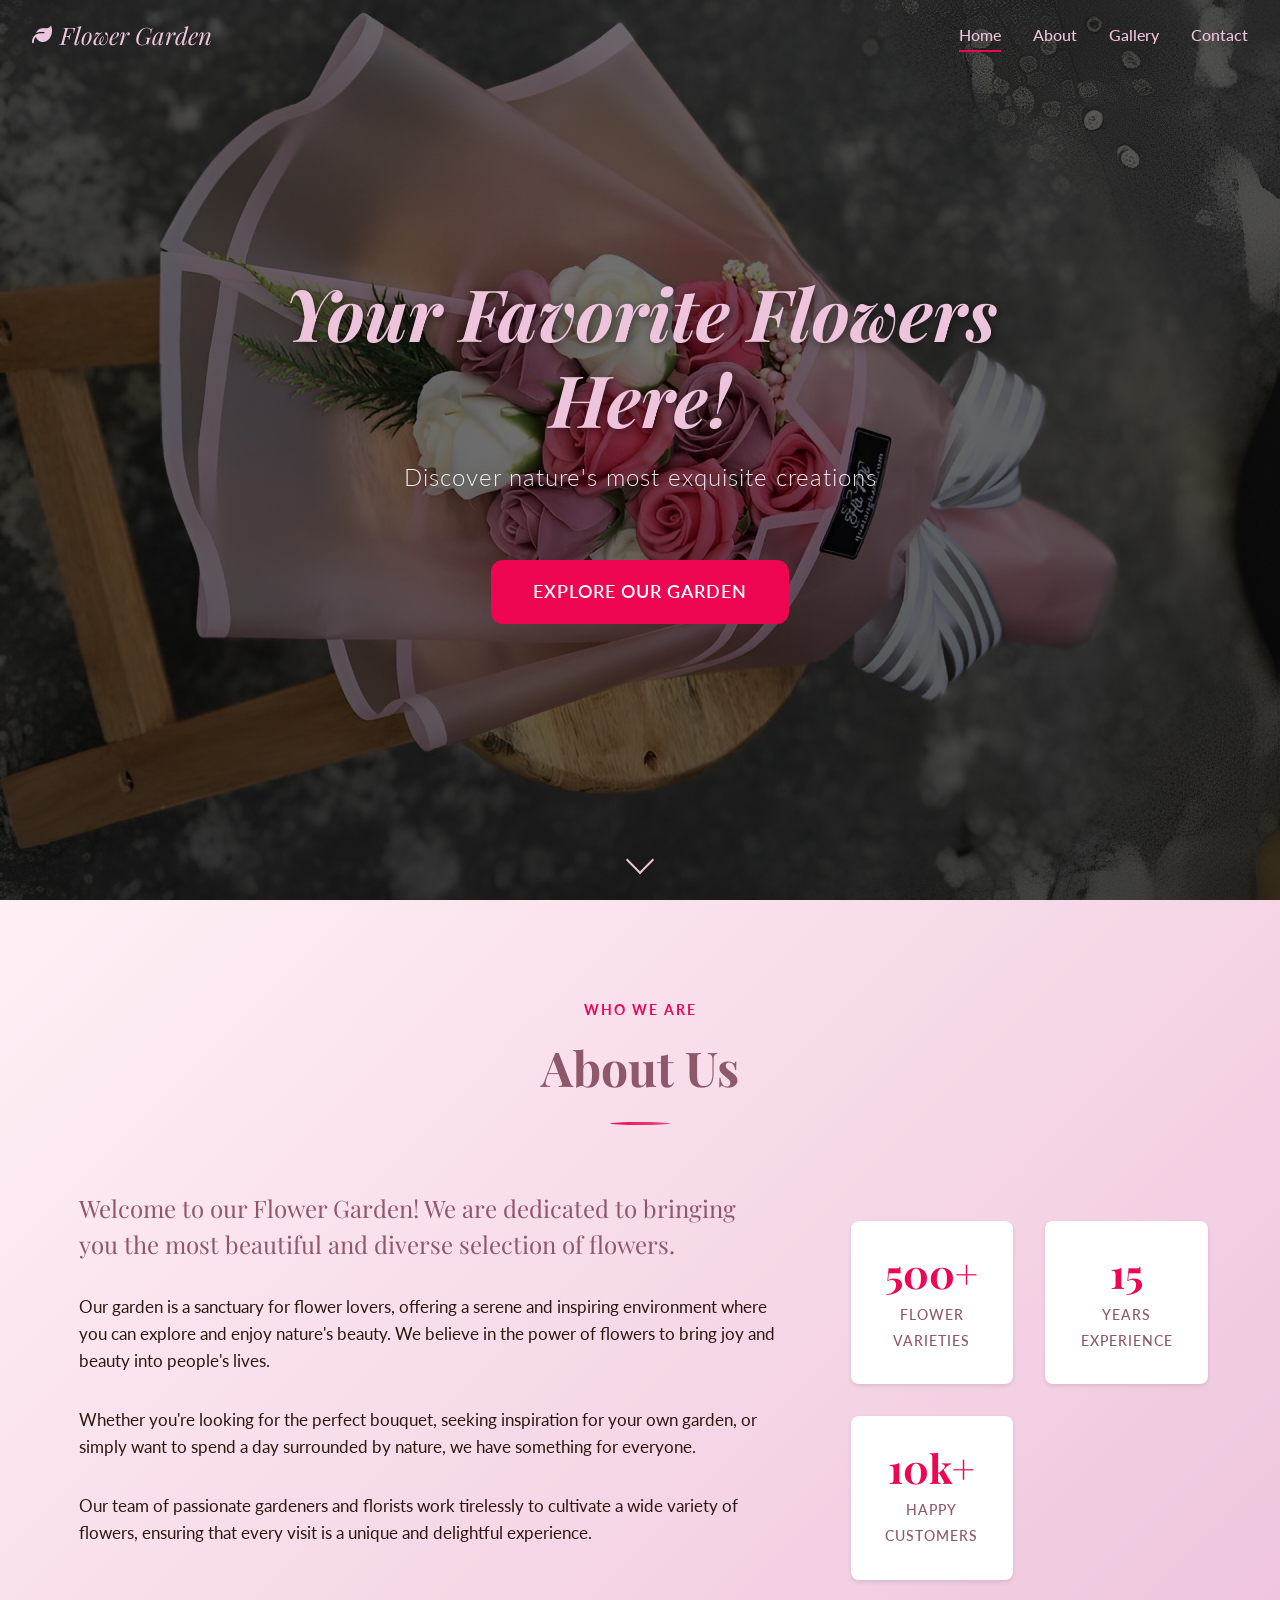
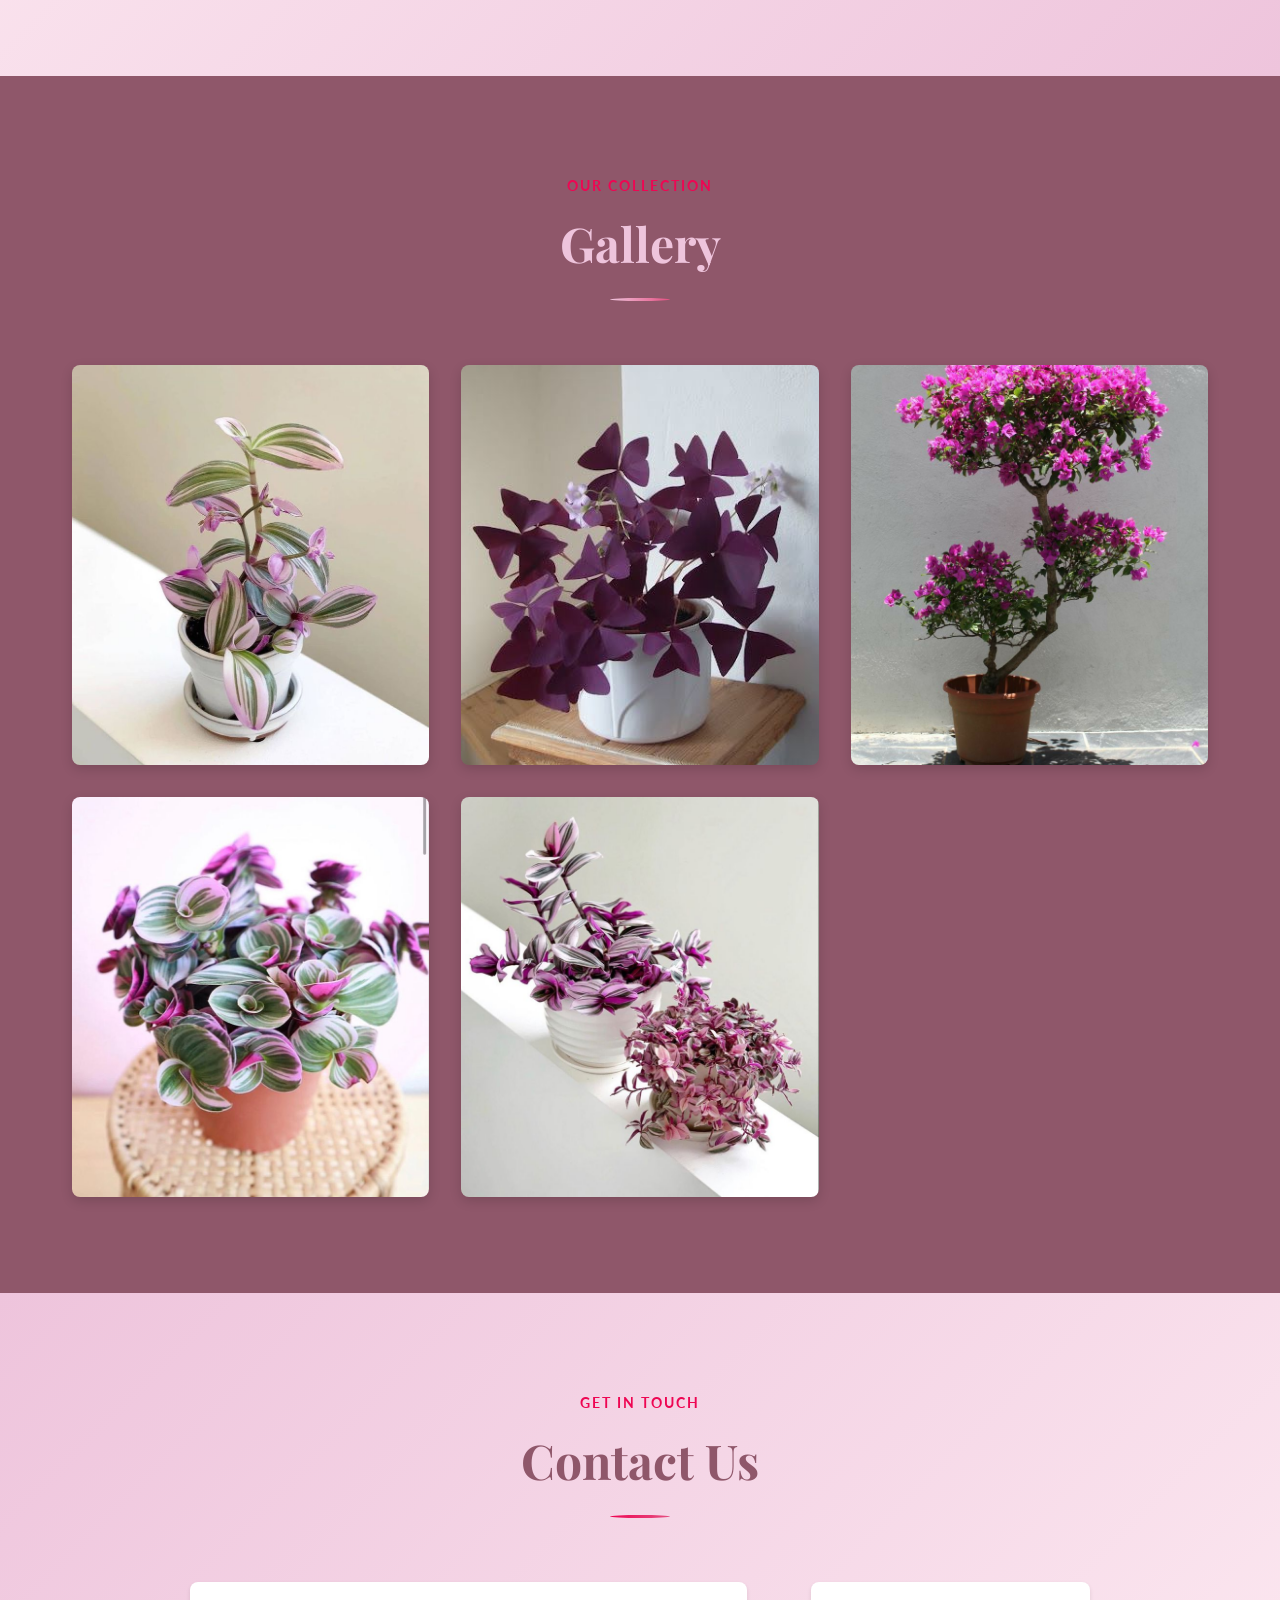
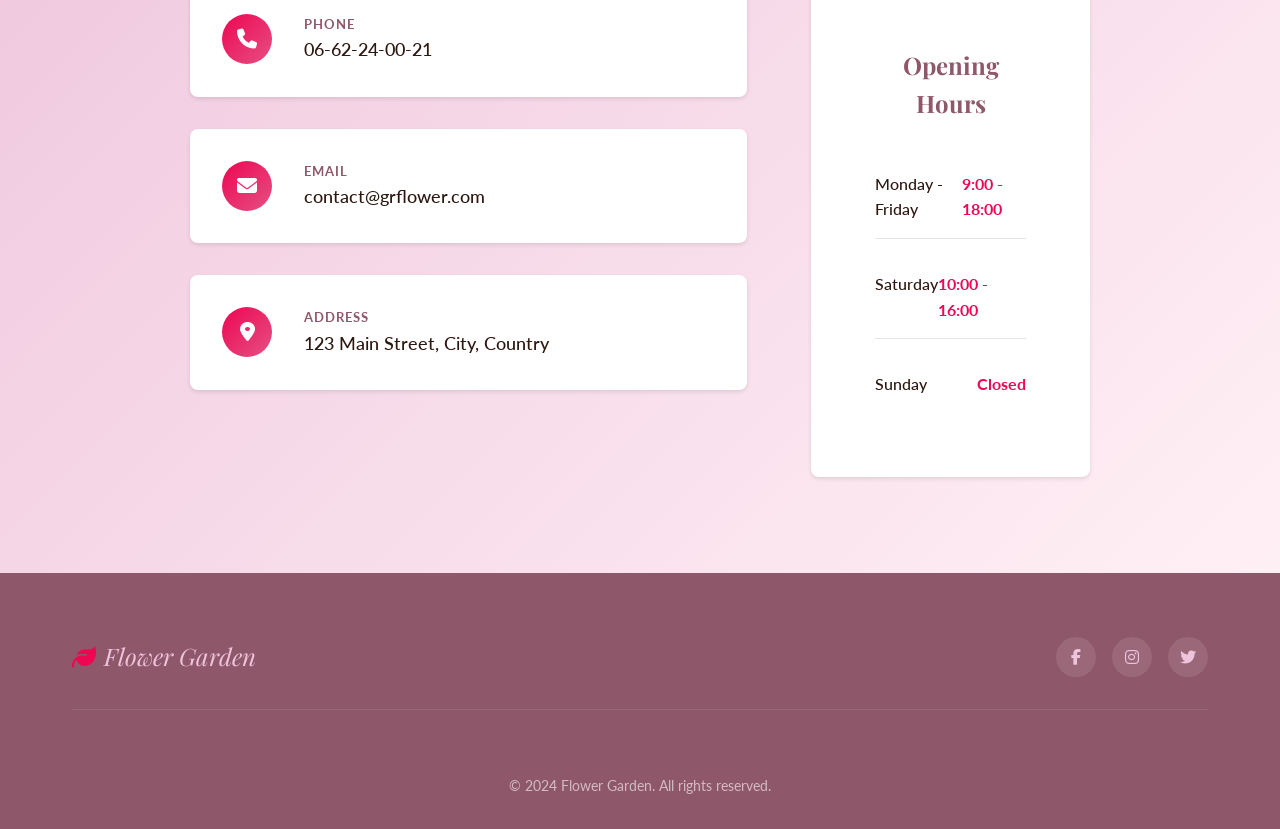
<file: index.html>
<!DOCTYPE html>
<html lang="en">
<head>
    <meta charset="UTF-8">
    <meta name="viewport" content="width=device-width, initial-scale=1.0">
    <meta name="description" content="Flower Garden - Your sanctuary for beautiful and diverse flowers. Explore our gallery and find your perfect bouquet.">
    <meta name="keywords" content="flowers, garden, bouquet, florist, nature">
    <meta name="author" content="Flower Garden">
    <meta property="og:title" content="Flower Garden">
    <meta property="og:description" content="Discover the beauty of nature at Flower Garden">
    <meta property="og:type" content="website">
    
    <title>Flower Garden | Your Favorite Flowers</title>
    
    <link rel="shortcut icon" type="image/x-icon" href="fl.png">
    <link rel="preconnect" href="https://fonts.googleapis.com">
    <link rel="preconnect" href="https://fonts.gstatic.com" crossorigin>
    <link href="https://fonts.googleapis.com/css2?family=Playfair+Display:ital,wght@0,400;0,700;1,400&family=Lato:wght@300;400;700&display=swap" rel="stylesheet">
    <link rel="stylesheet" href="https://cdnjs.cloudflare.com/ajax/libs/font-awesome/6.5.2/css/all.min.css" integrity="sha512-SnH5WK+bZxgPHs44uWIX+LLJAJ9/2PkPKZ5QiAj6Ta86w+fsb2TkcmfRyVX3pBnMFcV7oQPJkl9QevSCWr3W6A==" crossorigin="anonymous" referrerpolicy="no-referrer" />
    <link rel="stylesheet" href="flower.css">
</head>
<body>
    <header class="hero" id="home">
        <nav class="navbar" role="navigation" aria-label="Main navigation">
            <div class="nav-brand">
                <a href="#home" aria-label="Flower Garden Home">
                    <i class="fas fa-leaf" aria-hidden="true"></i>
                    <span>Flower Garden</span>
                </a>
            </div>
            <button class="nav-toggle" aria-label="Toggle navigation menu" aria-expanded="false" aria-controls="nav-menu">
                <span class="hamburger"></span>
            </button>
            <ul class="nav-menu" id="nav-menu" role="menubar">
                <li role="none"><a href="#home" role="menuitem" aria-current="page">Home</a></li>
                <li role="none"><a href="#about" role="menuitem">About</a></li>
                <li role="none"><a href="#gallery" role="menuitem">Gallery</a></li>
                <li role="none"><a href="#contact" role="menuitem">Contact</a></li>
            </ul>
        </nav>
        
        <div class="hero-content">
            <h1>Your Favorite Flowers Here!</h1>
            <p class="hero-subtitle">Discover nature's most exquisite creations</p>
            <a href="#about" class="cta-button">Explore Our Garden</a>
        </div>
        
        <div class="scroll-indicator" aria-hidden="true">
            <span></span>
        </div>
    </header>

    <main>
        <section class="about" id="about" aria-labelledby="about-heading">
            <div class="container">
                <header class="section-header">
                    <span class="section-tag">Who We Are</span>
                    <h2 id="about-heading">About Us</h2>
                    <div class="section-divider"></div>
                </header>
                <div class="about-content">
                    <article class="about-text">
                        <p class="lead">Welcome to our Flower Garden! We are dedicated to bringing you the most beautiful and diverse selection of flowers.</p>
                        <p>Our garden is a sanctuary for flower lovers, offering a serene and inspiring environment where you can explore and enjoy nature's beauty. We believe in the power of flowers to bring joy and beauty into people's lives.</p>
                        <p>Whether you're looking for the perfect bouquet, seeking inspiration for your own garden, or simply want to spend a day surrounded by nature, we have something for everyone.</p>
                        <p>Our team of passionate gardeners and florists work tirelessly to cultivate a wide variety of flowers, ensuring that every visit is a unique and delightful experience.</p>
                    </article>
                    <aside class="about-stats">
                        <div class="stat-item">
                            <span class="stat-number">500+</span>
                            <span class="stat-label">Flower Varieties</span>
                        </div>
                        <div class="stat-item">
                            <span class="stat-number">15</span>
                            <span class="stat-label">Years Experience</span>
                        </div>
                        <div class="stat-item">
                            <span class="stat-number">10k+</span>
                            <span class="stat-label">Happy Customers</span>
                        </div>
                    </aside>
                </div>
            </div>
        </section>

        <section class="gallery" id="gallery" aria-labelledby="gallery-heading">
            <div class="container">
                <header class="section-header">
                    <span class="section-tag">Our Collection</span>
                    <h2 id="gallery-heading">Gallery</h2>
                    <div class="section-divider"></div>
                </header>
                <div class="gallery-grid">
                    <article class="gallery-item">
                        <figure>
                            <img src="f2.jfif" alt="Beautiful red roses in full bloom" loading="lazy" width="400" height="500">
                            <figcaption class="overlay">
                                <h3>Royal Roses</h3>
                                <p>Classic elegance in every petal</p>
                                <button class="view-btn" aria-label="View Royal Roses details">View Details</button>
                            </figcaption>
                        </figure>
                    </article>
                    <article class="gallery-item">
                        <figure>
                            <img src="f3.jfif" alt="Vibrant sunflowers facing the sun" loading="lazy" width="400" height="500">
                            <figcaption class="overlay">
                                <h3>Sunny Sunflowers</h3>
                                <p>Brighten your day with golden hues</p>
                                <button class="view-btn" aria-label="View Sunny Sunflowers details">View Details</button>
                            </figcaption>
                        </figure>
                    </article>
                    <article class="gallery-item">
                        <figure>
                            <img src="f4.jfif" alt="Delicate cherry blossoms in spring" loading="lazy" width="400" height="500">
                            <figcaption class="overlay">
                                <h3>Cherry Blossoms</h3>
                                <p>Ephemeral beauty of spring</p>
                                <button class="view-btn" aria-label="View Cherry Blossoms details">View Details</button>
                            </figcaption>
                        </figure>
                    </article>
                    <article class="gallery-item">
                        <figure>
                            <img src="f5.jfif" alt="Exotic orchids in tropical colors" loading="lazy" width="400" height="500">
                            <figcaption class="overlay">
                                <h3>Tropical Orchids</h3>
                                <p>Exotic elegance for any occasion</p>
                                <button class="view-btn" aria-label="View Tropical Orchids details">View Details</button>
                            </figcaption>
                        </figure>
                    </article>
                    <article class="gallery-item">
                        <figure>
                            <img src="f6.jfif" alt="Fragrant lavender fields" loading="lazy" width="400" height="500">
                            <figcaption class="overlay">
                                <h3>Lavender Dreams</h3>
                                <p>Calming fragrance and purple fields</p>
                                <button class="view-btn" aria-label="View Lavender Dreams details">View Details</button>
                            </figcaption>
                        </figure>
                    </article>
                </div>
            </div>
        </section>

        <section class="contact" id="contact" aria-labelledby="contact-heading">
            <div class="container">
                <header class="section-header">
                    <span class="section-tag">Get in Touch</span>
                    <h2 id="contact-heading">Contact Us</h2>
                    <div class="section-divider"></div>
                </header>
                <div class="contact-wrapper">
                    <div class="contact-info">
                        <a href="tel:+33662240021" class="contact-link">
                            <div class="contact-icon">
                                <i class="fas fa-phone" aria-hidden="true"></i>
                            </div>
                            <div class="contact-details">
                                <span class="contact-label">Phone</span>
                                <span class="contact-value">06-62-24-00-21</span>
                            </div>
                        </a>
                        <a href="mailto:contact@grflower.com" class="contact-link">
                            <div class="contact-icon">
                                <i class="fas fa-envelope" aria-hidden="true"></i>
                            </div>
                            <div class="contact-details">
                                <span class="contact-label">Email</span>
                                <span class="contact-value">contact@grflower.com</span>
                            </div>
                        </a>
                        <a href="https://maps.google.com/?q=123+Main+Street" target="_blank" rel="noopener noreferrer" class="contact-link">
                            <div class="contact-icon">
                                <i class="fas fa-map-marker-alt" aria-hidden="true"></i>
                            </div>
                            <div class="contact-details">
                                <span class="contact-label">Address</span>
                                <span class="contact-value">123 Main Street, City, Country</span>
                            </div>
                        </a>
                    </div>
                    <div class="contact-hours">
                        <h3>Opening Hours</h3>
                        <ul>
                            <li><span>Monday - Friday</span><span>9:00 - 18:00</span></li>
                            <li><span>Saturday</span><span>10:00 - 16:00</span></li>
                            <li><span>Sunday</span><span>Closed</span></li>
                        </ul>
                    </div>
                </div>
            </div>
        </section>
    </main>

    <footer class="footer">
        <div class="container">
            <div class="footer-content">
                <div class="footer-brand">
                    <i class="fas fa-leaf" aria-hidden="true"></i>
                    <span>Flower Garden</span>
                </div>
                <div class="footer-social">
                    <a href="#" aria-label="Facebook"><i class="fab fa-facebook-f" aria-hidden="true"></i></a>
                    <a href="#" aria-label="Instagram"><i class="fab fa-instagram" aria-hidden="true"></i></a>
                    <a href="#" aria-label="Twitter"><i class="fab fa-twitter" aria-hidden="true"></i></a>
                </div>
            </div>
            <div class="footer-bottom">
                <p>&copy; 2024 Flower Garden. All rights reserved.</p>
            </div>
        </div>
    </footer>

    <script>
        // Mobile navigation toggle
        const navToggle = document.querySelector('.nav-toggle');
        const navMenu = document.querySelector('.nav-menu');
        
        navToggle.addEventListener('click', () => {
            const isExpanded = navToggle.getAttribute('aria-expanded') === 'true';
            navToggle.setAttribute('aria-expanded', !isExpanded);
            navMenu.classList.toggle('active');
        });

        // Smooth scroll for navigation links
        document.querySelectorAll('a[href^="#"]').forEach(anchor => {
            anchor.addEventListener('click', function (e) {
                e.preventDefault();
                const target = document.querySelector(this.getAttribute('href'));
                if (target) {
                    target.scrollIntoView({ behavior: 'smooth', block: 'start' });
                }
            });
        });

        // Intersection Observer for fade-in animations
        const observerOptions = {
            threshold: 0.1,
            rootMargin: '0px 0px -50px 0px'
        };

        const observer = new IntersectionObserver((entries) => {
            entries.forEach(entry => {
                if (entry.isIntersecting) {
                    entry.target.classList.add('visible');
                }
            });
        }, observerOptions);

        document.querySelectorAll('.section-header, .about-content, .gallery-item, .contact-wrapper').forEach(el => {
            el.classList.add('fade-in');
            observer.observe(el);
        });
    </script>
</body>
</html>
</file>
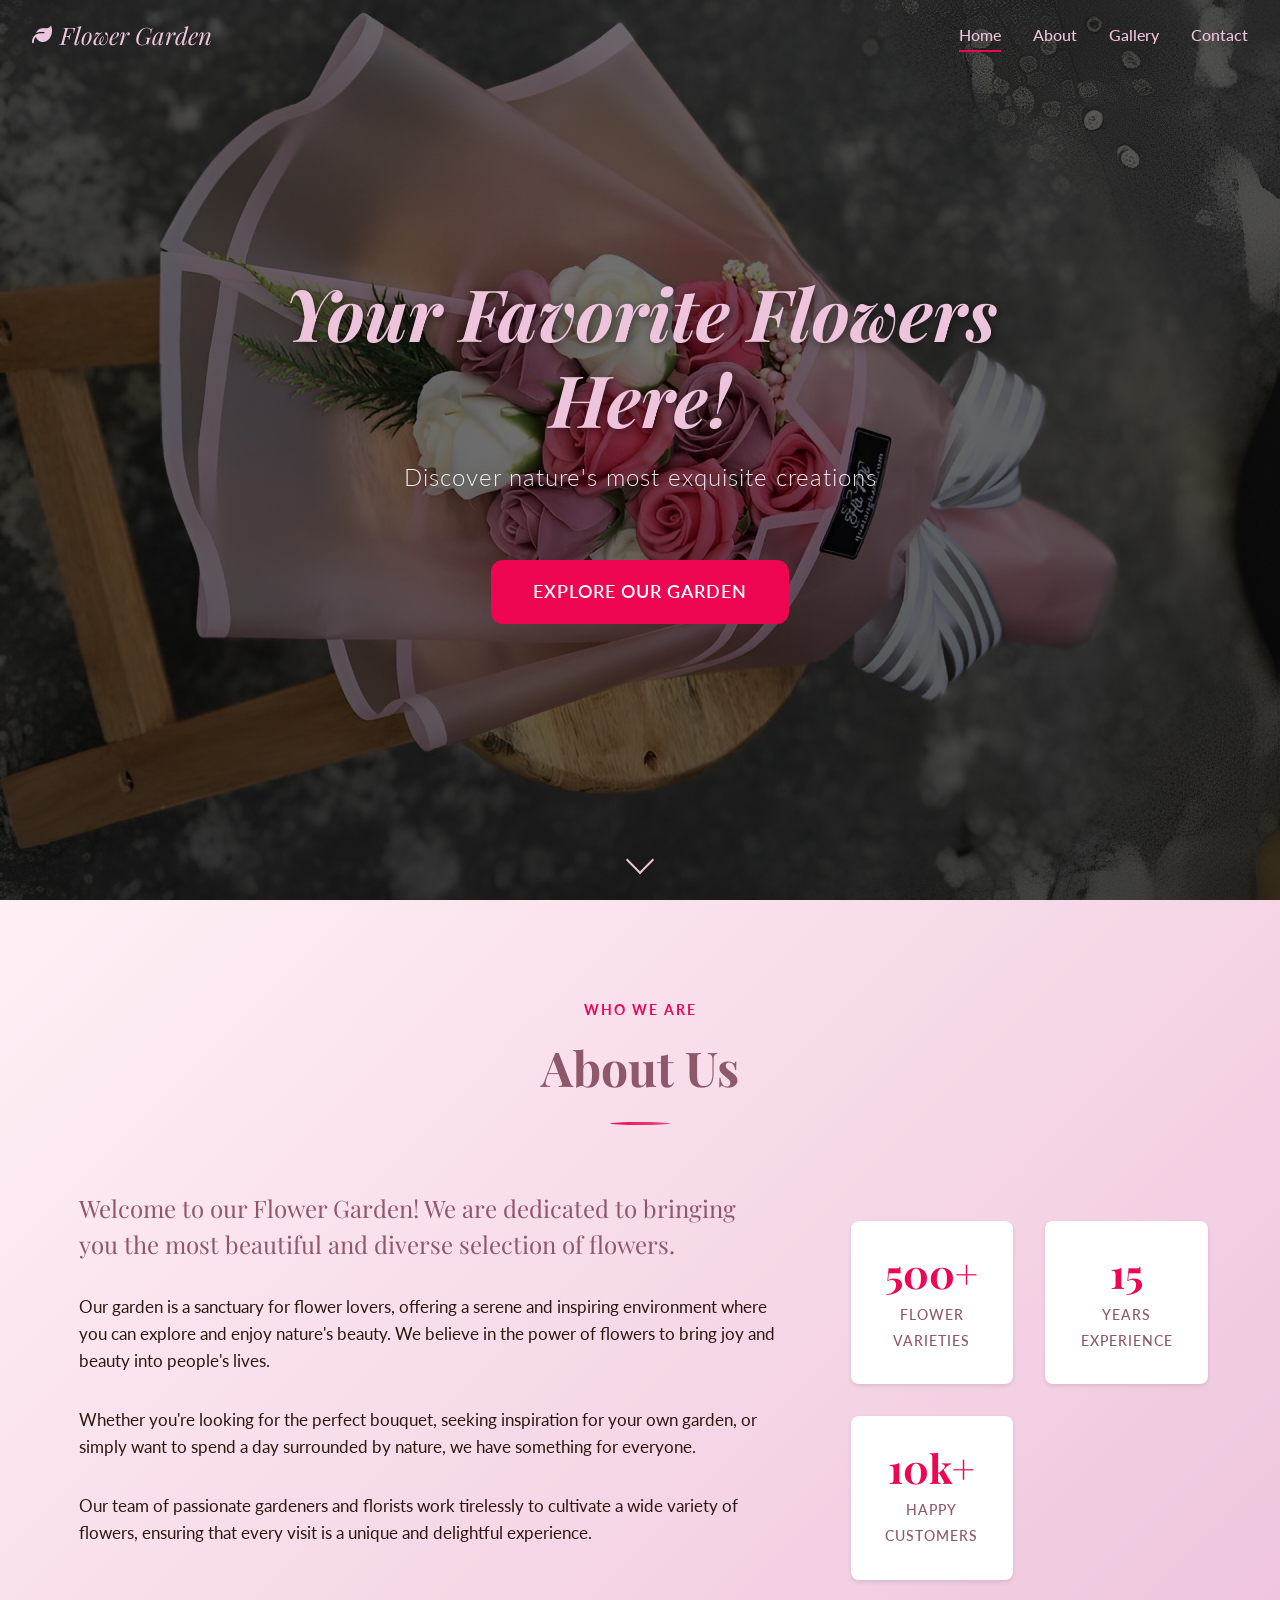
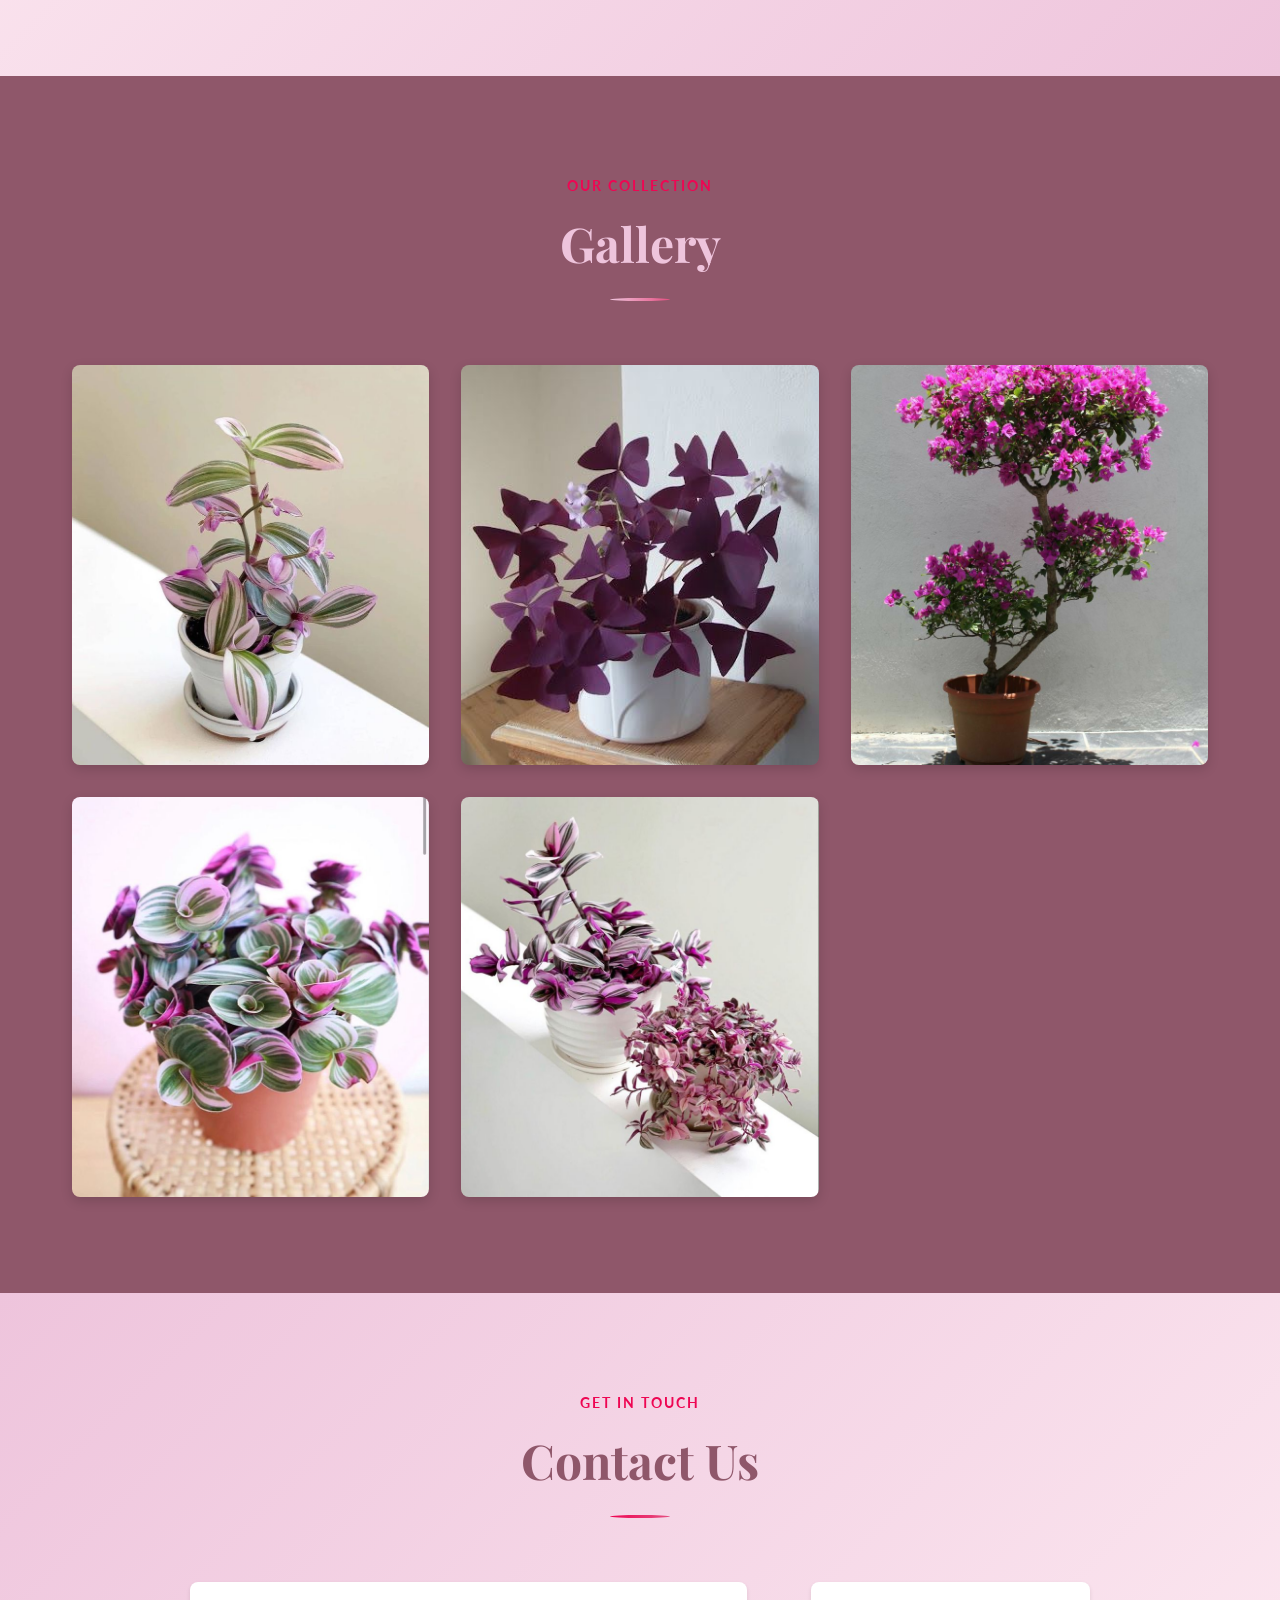
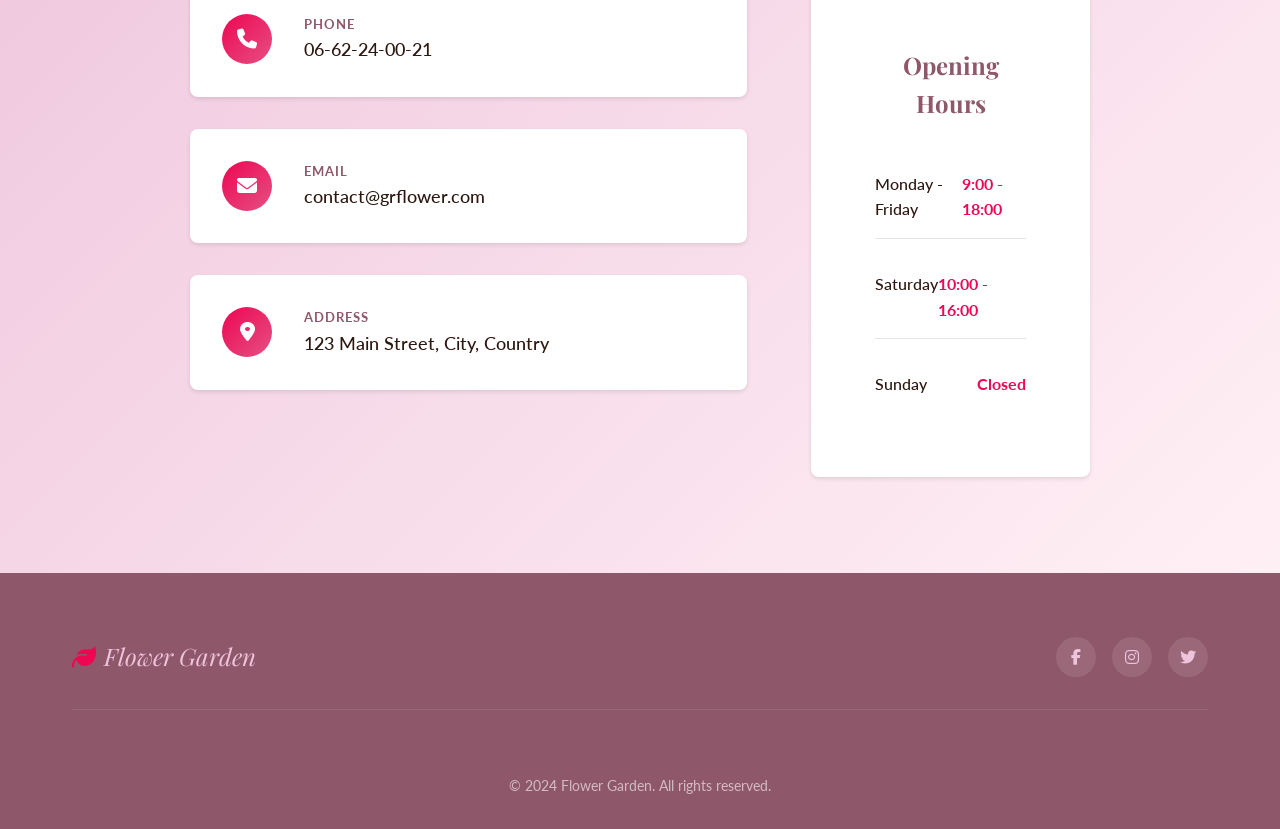
<file: flowerkimi.html>
<!DOCTYPE html>
<html lang="en">
<head>
    <meta charset="UTF-8">
    <meta name="viewport" content="width=device-width, initial-scale=1.0">
    <meta name="description" content="Flower Garden - Your sanctuary for beautiful and diverse flowers. Explore our gallery and find your perfect bouquet.">
    <meta name="keywords" content="flowers, garden, bouquet, florist, nature">
    <meta name="author" content="Flower Garden">
    <meta property="og:title" content="Flower Garden">
    <meta property="og:description" content="Discover the beauty of nature at Flower Garden">
    <meta property="og:type" content="website">
    
    <title>Flower Garden | Your Favorite Flowers</title>
    
    <link rel="shortcut icon" type="image/x-icon" href="fl.png">
    <link rel="preconnect" href="https://fonts.googleapis.com">
    <link rel="preconnect" href="https://fonts.gstatic.com" crossorigin>
    <link href="https://fonts.googleapis.com/css2?family=Playfair+Display:ital,wght@0,400;0,700;1,400&family=Lato:wght@300;400;700&display=swap" rel="stylesheet">
    <link rel="stylesheet" href="https://cdnjs.cloudflare.com/ajax/libs/font-awesome/6.5.2/css/all.min.css" integrity="sha512-SnH5WK+bZxgPHs44uWIX+LLJAJ9/2PkPKZ5QiAj6Ta86w+fsb2TkcmfRyVX3pBnMFcV7oQPJkl9QevSCWr3W6A==" crossorigin="anonymous" referrerpolicy="no-referrer" />
    <link rel="stylesheet" href="flowerkimi.css">
</head>
<body>
    <header class="hero" id="home">
        <nav class="navbar" role="navigation" aria-label="Main navigation">
            <div class="nav-brand">
                <a href="#home" aria-label="Flower Garden Home">
                    <i class="fas fa-leaf" aria-hidden="true"></i>
                    <span>Flower Garden</span>
                </a>
            </div>
            <button class="nav-toggle" aria-label="Toggle navigation menu" aria-expanded="false" aria-controls="nav-menu">
                <span class="hamburger"></span>
            </button>
            <ul class="nav-menu" id="nav-menu" role="menubar">
                <li role="none"><a href="#home" role="menuitem" aria-current="page">Home</a></li>
                <li role="none"><a href="#about" role="menuitem">About</a></li>
                <li role="none"><a href="#gallery" role="menuitem">Gallery</a></li>
                <li role="none"><a href="#contact" role="menuitem">Contact</a></li>
            </ul>
        </nav>
        
        <div class="hero-content">
            <h1>Your Favorite Flowers Here!</h1>
            <p class="hero-subtitle">Discover nature's most exquisite creations</p>
            <a href="#about" class="cta-button">Explore Our Garden</a>
        </div>
        
        <div class="scroll-indicator" aria-hidden="true">
            <span></span>
        </div>
    </header>

    <main>
        <section class="about" id="about" aria-labelledby="about-heading">
            <div class="container">
                <header class="section-header">
                    <span class="section-tag">Who We Are</span>
                    <h2 id="about-heading">About Us</h2>
                    <div class="section-divider"></div>
                </header>
                <div class="about-content">
                    <article class="about-text">
                        <p class="lead">Welcome to our Flower Garden! We are dedicated to bringing you the most beautiful and diverse selection of flowers.</p>
                        <p>Our garden is a sanctuary for flower lovers, offering a serene and inspiring environment where you can explore and enjoy nature's beauty. We believe in the power of flowers to bring joy and beauty into people's lives.</p>
                        <p>Whether you're looking for the perfect bouquet, seeking inspiration for your own garden, or simply want to spend a day surrounded by nature, we have something for everyone.</p>
                        <p>Our team of passionate gardeners and florists work tirelessly to cultivate a wide variety of flowers, ensuring that every visit is a unique and delightful experience.</p>
                    </article>
                    <aside class="about-stats">
                        <div class="stat-item">
                            <span class="stat-number">500+</span>
                            <span class="stat-label">Flower Varieties</span>
                        </div>
                        <div class="stat-item">
                            <span class="stat-number">15</span>
                            <span class="stat-label">Years Experience</span>
                        </div>
                        <div class="stat-item">
                            <span class="stat-number">10k+</span>
                            <span class="stat-label">Happy Customers</span>
                        </div>
                    </aside>
                </div>
            </div>
        </section>

        <section class="gallery" id="gallery" aria-labelledby="gallery-heading">
            <div class="container">
                <header class="section-header">
                    <span class="section-tag">Our Collection</span>
                    <h2 id="gallery-heading">Gallery</h2>
                    <div class="section-divider"></div>
                </header>
                <div class="gallery-grid">
                    <article class="gallery-item">
                        <figure>
                            <img src="f2.jfif" alt="Beautiful red roses in full bloom" loading="lazy" width="400" height="500">
                            <figcaption class="overlay">
                                <h3>Royal Roses</h3>
                                <p>Classic elegance in every petal</p>
                                <button class="view-btn" aria-label="View Royal Roses details">View Details</button>
                            </figcaption>
                        </figure>
                    </article>
                    <article class="gallery-item">
                        <figure>
                            <img src="f3.jfif" alt="Vibrant sunflowers facing the sun" loading="lazy" width="400" height="500">
                            <figcaption class="overlay">
                                <h3>Sunny Sunflowers</h3>
                                <p>Brighten your day with golden hues</p>
                                <button class="view-btn" aria-label="View Sunny Sunflowers details">View Details</button>
                            </figcaption>
                        </figure>
                    </article>
                    <article class="gallery-item">
                        <figure>
                            <img src="f4.jfif" alt="Delicate cherry blossoms in spring" loading="lazy" width="400" height="500">
                            <figcaption class="overlay">
                                <h3>Cherry Blossoms</h3>
                                <p>Ephemeral beauty of spring</p>
                                <button class="view-btn" aria-label="View Cherry Blossoms details">View Details</button>
                            </figcaption>
                        </figure>
                    </article>
                    <article class="gallery-item">
                        <figure>
                            <img src="f5.jfif" alt="Exotic orchids in tropical colors" loading="lazy" width="400" height="500">
                            <figcaption class="overlay">
                                <h3>Tropical Orchids</h3>
                                <p>Exotic elegance for any occasion</p>
                                <button class="view-btn" aria-label="View Tropical Orchids details">View Details</button>
                            </figcaption>
                        </figure>
                    </article>
                    <article class="gallery-item">
                        <figure>
                            <img src="f6.jfif" alt="Fragrant lavender fields" loading="lazy" width="400" height="500">
                            <figcaption class="overlay">
                                <h3>Lavender Dreams</h3>
                                <p>Calming fragrance and purple fields</p>
                                <button class="view-btn" aria-label="View Lavender Dreams details">View Details</button>
                            </figcaption>
                        </figure>
                    </article>
                </div>
            </div>
        </section>

        <section class="contact" id="contact" aria-labelledby="contact-heading">
            <div class="container">
                <header class="section-header">
                    <span class="section-tag">Get in Touch</span>
                    <h2 id="contact-heading">Contact Us</h2>
                    <div class="section-divider"></div>
                </header>
                <div class="contact-wrapper">
                    <div class="contact-info">
                        <a href="tel:+33662240021" class="contact-link">
                            <div class="contact-icon">
                                <i class="fas fa-phone" aria-hidden="true"></i>
                            </div>
                            <div class="contact-details">
                                <span class="contact-label">Phone</span>
                                <span class="contact-value">06-62-24-00-21</span>
                            </div>
                        </a>
                        <a href="mailto:contact@grflower.com" class="contact-link">
                            <div class="contact-icon">
                                <i class="fas fa-envelope" aria-hidden="true"></i>
                            </div>
                            <div class="contact-details">
                                <span class="contact-label">Email</span>
                                <span class="contact-value">contact@grflower.com</span>
                            </div>
                        </a>
                        <a href="https://maps.google.com/?q=123+Main+Street" target="_blank" rel="noopener noreferrer" class="contact-link">
                            <div class="contact-icon">
                                <i class="fas fa-map-marker-alt" aria-hidden="true"></i>
                            </div>
                            <div class="contact-details">
                                <span class="contact-label">Address</span>
                                <span class="contact-value">123 Main Street, City, Country</span>
                            </div>
                        </a>
                    </div>
                    <div class="contact-hours">
                        <h3>Opening Hours</h3>
                        <ul>
                            <li><span>Monday - Friday</span><span>9:00 - 18:00</span></li>
                            <li><span>Saturday</span><span>10:00 - 16:00</span></li>
                            <li><span>Sunday</span><span>Closed</span></li>
                        </ul>
                    </div>
                </div>
            </div>
        </section>
    </main>

    <footer class="footer">
        <div class="container">
            <div class="footer-content">
                <div class="footer-brand">
                    <i class="fas fa-leaf" aria-hidden="true"></i>
                    <span>Flower Garden</span>
                </div>
                <div class="footer-social">
                    <a href="#" aria-label="Facebook"><i class="fab fa-facebook-f" aria-hidden="true"></i></a>
                    <a href="#" aria-label="Instagram"><i class="fab fa-instagram" aria-hidden="true"></i></a>
                    <a href="#" aria-label="Twitter"><i class="fab fa-twitter" aria-hidden="true"></i></a>
                </div>
            </div>
            <div class="footer-bottom">
                <p>&copy; 2024 Flower Garden. All rights reserved.</p>
            </div>
        </div>
    </footer>

    <script>
        // Mobile navigation toggle
        const navToggle = document.querySelector('.nav-toggle');
        const navMenu = document.querySelector('.nav-menu');
        
        navToggle.addEventListener('click', () => {
            const isExpanded = navToggle.getAttribute('aria-expanded') === 'true';
            navToggle.setAttribute('aria-expanded', !isExpanded);
            navMenu.classList.toggle('active');
        });

        // Smooth scroll for navigation links
        document.querySelectorAll('a[href^="#"]').forEach(anchor => {
            anchor.addEventListener('click', function (e) {
                e.preventDefault();
                const target = document.querySelector(this.getAttribute('href'));
                if (target) {
                    target.scrollIntoView({ behavior: 'smooth', block: 'start' });
                }
            });
        });

        // Intersection Observer for fade-in animations
        const observerOptions = {
            threshold: 0.1,
            rootMargin: '0px 0px -50px 0px'
        };

        const observer = new IntersectionObserver((entries) => {
            entries.forEach(entry => {
                if (entry.isIntersecting) {
                    entry.target.classList.add('visible');
                }
            });
        }, observerOptions);

        document.querySelectorAll('.section-header, .about-content, .gallery-item, .contact-wrapper').forEach(el => {
            el.classList.add('fade-in');
            observer.observe(el);
        });
    </script>
</body>
</html>
</file>
<file: flower.css>
/* ============================================
   CSS VARIABLES & RESET
   ============================================ */
:root {
    /* Colors */
    --color-primary: #ee0653;
    --color-primary-dark: #c00442;
    --color-secondary: #8f576a;
    --color-accent: #e55082;
    --color-light: #eec4dc;
    --color-lightest: #fff0f5;
    --color-dark: #2c1810;
    --color-white: #ffffff;
    --color-overlay: rgba(0, 0, 0, 0.7);
    
    /* Typography */
    --font-heading: 'Playfair Display', Georgia, serif;
    --font-body: 'Lato', 'Helvetica Neue', Arial, sans-serif;
    
    /* Spacing */
    --space-xs: 0.5rem;
    --space-sm: 1rem;
    --space-md: 2rem;
    --space-lg: 4rem;
    --space-xl: 6rem;
    
    /* Transitions */
    --transition-fast: 0.2s ease;
    --transition-medium: 0.3s ease;
    --transition-slow: 0.5s ease;
    
    /* Shadows */
    --shadow-sm: 0 2px 4px rgba(0, 0, 0, 0.1);
    --shadow-md: 0 4px 12px rgba(0, 0, 0, 0.15);
    --shadow-lg: 0 8px 30px rgba(0, 0, 0, 0.2);
    --shadow-glow: 0 0 30px rgba(238, 6, 83, 0.3);
    
    /* Border Radius */
    --radius-sm: 4px;
    --radius-md: 8px;
    --radius-lg: 12px;
    --radius-full: 50%;
}

/* Reset */
*, *::before, *::after {
    box-sizing: border-box;
    margin: 0;
    padding: 0;
}

html {
    font-size: 16px;
    scroll-behavior: smooth;
    -webkit-font-smoothing: antialiased;
    -moz-osx-font-smoothing: grayscale;
}

body {
    font-family: var(--font-body);
    font-weight: 400;
    line-height: 1.6;
    color: var(--color-dark);
    background-color: var(--color-white);
    overflow-x: hidden;
}

img {
    max-width: 100%;
    height: auto;
    display: block;
}

a {
    text-decoration: none;
    color: inherit;
    transition: color var(--transition-fast);
}

ul {
    list-style: none;
}

/* ============================================
   UTILITIES
   ============================================ */
.container {
    width: 100%;
    max-width: 1200px;
    margin: 0 auto;
    padding: 0 var(--space-md);
}

.section-header {
    text-align: center;
    margin-bottom: var(--space-lg);
    opacity: 0;
    transform: translateY(30px);
    transition: opacity 0.8s ease, transform 0.8s ease;
}

.section-header.visible {
    opacity: 1;
    transform: translateY(0);
}

.section-tag {
    display: inline-block;
    font-size: 0.875rem;
    font-weight: 700;
    text-transform: uppercase;
    letter-spacing: 2px;
    color: var(--color-primary);
    margin-bottom: var(--space-xs);
}

.section-header h2 {
    font-family: var(--font-heading);
    font-size: clamp(2rem, 5vw, 3rem);
    font-weight: 700;
    color: var(--color-secondary);
    margin-bottom: var(--space-sm);
}

.section-divider {
    width: 60px;
    height: 3px;
    background: linear-gradient(90deg, var(--color-primary), var(--color-accent));
    margin: 0 auto;
    border-radius: var(--radius-full);
}

/* ============================================
   NAVIGATION
   ============================================ */
.navbar {
    position: fixed;
    top: 0;
    left: 0;
    right: 0;
    z-index: 1000;
    display: flex;
    justify-content: space-between;
    align-items: center;
    padding: var(--space-sm) var(--space-md);
    background: transparent;
    transition: background var(--transition-medium), box-shadow var(--transition-medium);
}

.navbar.scrolled {
    background: rgba(255, 255, 255, 0.95);
    backdrop-filter: blur(10px);
    box-shadow: var(--shadow-sm);
}

.navbar.scrolled .nav-brand a,
.navbar.scrolled .nav-menu a {
    color: var(--color-secondary);
}

.navbar.scrolled .nav-menu a:hover {
    color: var(--color-primary);
}

.nav-brand a {
    display: flex;
    align-items: center;
    gap: var(--space-xs);
    font-family: var(--font-heading);
    font-size: 1.5rem;
    font-style: italic;
    color: var(--color-light);
    transition: color var(--transition-fast);
}

.nav-brand i {
    font-size: 1.25rem;
}

.nav-toggle {
    display: none;
    background: none;
    border: none;
    cursor: pointer;
    padding: var(--space-xs);
    z-index: 1001;
}

.hamburger,
.hamburger::before,
.hamburger::after {
    display: block;
    width: 25px;
    height: 2px;
    background: var(--color-light);
    transition: all var(--transition-fast);
}

.hamburger {
    position: relative;
}

.hamburger::before,
.hamburger::after {
    content: '';
    position: absolute;
    left: 0;
}

.hamburger::before { top: -8px; }
.hamburger::after { top: 8px; }

.nav-menu {
    display: flex;
    gap: var(--space-md);
}

.nav-menu a {
    font-size: 1rem;
    font-weight: 500;
    color: var(--color-light);
    padding: var(--space-xs) 0;
    position: relative;
    transition: color var(--transition-fast);
}

.nav-menu a::after {
    content: '';
    position: absolute;
    bottom: 0;
    left: 0;
    width: 0;
    height: 2px;
    background: var(--color-primary);
    transition: width var(--transition-medium);
}

.nav-menu a:hover::after,
.nav-menu a[aria-current="page"]::after {
    width: 100%;
}

.nav-menu a:hover {
    color: var(--color-white);
}

/* ============================================
   HERO SECTION
   ============================================ */
.hero {
    position: relative;
    min-height: 100vh;
    display: flex;
    flex-direction: column;
    justify-content: center;
    align-items: center;
    background-image: linear-gradient(rgba(0, 0, 0, 0.5), rgba(0, 0, 0, 0.6)), url(f1.jfif);
    background-size: cover;
    background-position: center;
    background-repeat: no-repeat;
    background-attachment: fixed;
    text-align: center;
    padding: var(--space-xl) var(--space-md);
    overflow: hidden;
}

.hero::before {
    content: '';
    position: absolute;
    top: 0;
    left: 0;
    right: 0;
    bottom: 0;
    background: radial-gradient(circle at center, transparent 0%, rgba(0,0,0,0.3) 100%);
    pointer-events: none;
}

.hero-content {
    position: relative;
    z-index: 2;
    max-width: 800px;
    animation: fadeInUp 1s ease-out;
}

.hero h1 {
    font-family: var(--font-heading);
    font-size: clamp(2.5rem, 8vw, 4.5rem);
    font-weight: 700;
    font-style: italic;
    color: var(--color-light);
    text-shadow: 2px 2px 10px rgba(0, 0, 0, 0.5);
    margin-bottom: var(--space-sm);
    line-height: 1.2;
}

.hero-subtitle {
    font-size: clamp(1.1rem, 3vw, 1.5rem);
    font-weight: 300;
    color: rgba(255, 255, 255, 0.9);
    margin-bottom: var(--space-lg);
    letter-spacing: 1px;
}

.cta-button {
    display: inline-block;
    padding: 1rem 2.5rem;
    background: var(--color-primary);
    color: var(--color-white);
    font-size: 1.1rem;
    font-weight: 600;
    letter-spacing: 1px;
    text-transform: uppercase;
    border-radius: var(--radius-lg);
    border: 2px solid var(--color-primary);
    cursor: pointer;
    transition: all var(--transition-medium);
    position: relative;
    overflow: hidden;
}

.cta-button::before {
    content: '';
    position: absolute;
    top: 0;
    left: -100%;
    width: 100%;
    height: 100%;
    background: linear-gradient(90deg, transparent, rgba(255,255,255,0.2), transparent);
    transition: left 0.5s ease;
}

.cta-button:hover::before {
    left: 100%;
}

.cta-button:hover {
    background: transparent;
    color: var(--color-light);
    border-color: var(--color-light);
    box-shadow: var(--shadow-glow);
    transform: translateY(-2px);
}

.scroll-indicator {
    position: absolute;
    bottom: 30px;
    left: 50%;
    transform: translateX(-50%);
    animation: bounce 2s infinite;
}

.scroll-indicator span {
    display: block;
    width: 20px;
    height: 20px;
    border-bottom: 2px solid var(--color-light);
    border-right: 2px solid var(--color-light);
    transform: rotate(45deg);
}

/* ============================================
   ABOUT SECTION
   ============================================ */
.about {
    padding: var(--space-xl) 0;
    background: linear-gradient(135deg, var(--color-lightest) 0%, var(--color-light) 100%);
}

.about-content {
    display: grid;
    grid-template-columns: 1fr;
    gap: var(--space-lg);
    align-items: start;
    opacity: 0;
    transform: translateY(30px);
    transition: opacity 0.8s ease, transform 0.8s ease;
}

.about-content.visible {
    opacity: 1;
    transform: translateY(0);
}

.about-text {
    max-width: 700px;
    margin: 0 auto;
}

.about-text .lead {
    font-family: var(--font-heading);
    font-size: clamp(1.2rem, 3vw, 1.5rem);
    font-weight: 400;
    color: var(--color-secondary);
    margin-bottom: var(--space-md);
    line-height: 1.5;
}

.about-text p {
    font-size: 1.05rem;
    margin-bottom: var(--space-md);
    color: var(--color-dark);
}

.about-stats {
    display: grid;
    grid-template-columns: repeat(auto-fit, minmax(150px, 1fr));
    gap: var(--space-md);
    margin-top: var(--space-md);
}

.stat-item {
    text-align: center;
    padding: var(--space-md);
    background: var(--color-white);
    border-radius: var(--radius-md);
    box-shadow: var(--shadow-sm);
    transition: transform var(--transition-medium), box-shadow var(--transition-medium);
}

.stat-item:hover {
    transform: translateY(-5px);
    box-shadow: var(--shadow-md);
}

.stat-number {
    display: block;
    font-family: var(--font-heading);
    font-size: 2.5rem;
    font-weight: 700;
    color: var(--color-primary);
    line-height: 1;
    margin-bottom: var(--space-xs);
}

.stat-label {
    font-size: 0.9rem;
    font-weight: 500;
    color: var(--color-secondary);
    text-transform: uppercase;
    letter-spacing: 1px;
}

/* ============================================
   GALLERY SECTION
   ============================================ */
.gallery {
    padding: var(--space-xl) 0;
    background: var(--color-secondary);
}

.gallery .section-header h2 {
    color: var(--color-light);
}

.gallery .section-divider {
    background: linear-gradient(90deg, var(--color-light), var(--color-accent));
}

.gallery-grid {
    display: grid;
    grid-template-columns: repeat(auto-fit, minmax(300px, 1fr));
    gap: var(--space-md);
}

.gallery-item {
    position: relative;
    border-radius: var(--radius-md);
    overflow: hidden;
    box-shadow: var(--shadow-md);
    cursor: pointer;
    opacity: 0;
    transform: translateY(30px);
    transition: opacity 0.6s ease, transform 0.6s ease, box-shadow var(--transition-medium);
}

.gallery-item.visible {
    opacity: 1;
    transform: translateY(0);
}

.gallery-item:nth-child(1) { transition-delay: 0.1s; }
.gallery-item:nth-child(2) { transition-delay: 0.2s; }
.gallery-item:nth-child(3) { transition-delay: 0.3s; }
.gallery-item:nth-child(4) { transition-delay: 0.4s; }
.gallery-item:nth-child(5) { transition-delay: 0.5s; }

.gallery-item:hover {
    box-shadow: var(--shadow-lg);
}

.gallery-item figure {
    position: relative;
    margin: 0;
    overflow: hidden;
}

.gallery-item img {
    width: 100%;
    height: 400px;
    object-fit: cover;
    transition: transform var(--transition-slow);
}

.gallery-item:hover img {
    transform: scale(1.08);
}

.overlay {
    position: absolute;
    inset: 0;
    background: var(--color-overlay);
    display: flex;
    flex-direction: column;
    justify-content: center;
    align-items: center;
    padding: var(--space-md);
    opacity: 0;
    transition: opacity var(--transition-medium);
}

.gallery-item:hover .overlay {
    opacity: 1;
}

.overlay h3 {
    font-family: var(--font-heading);
    font-size: 1.75rem;
    color: var(--color-light);
    margin-bottom: var(--space-xs);
    transform: translateY(20px);
    transition: transform var(--transition-medium);
}

.overlay p {
    font-size: 1rem;
    color: rgba(255, 255, 255, 0.9);
    margin-bottom: var(--space-md);
    transform: translateY(20px);
    transition: transform var(--transition-medium) 0.1s;
}

.view-btn {
    padding: 0.75rem 1.5rem;
    background: transparent;
    color: var(--color-light);
    border: 2px solid var(--color-light);
    border-radius: var(--radius-sm);
    font-size: 0.9rem;
    font-weight: 600;
    text-transform: uppercase;
    letter-spacing: 1px;
    cursor: pointer;
    transform: translateY(20px);
    transition: all var(--transition-medium) 0.2s;
}

.gallery-item:hover .overlay h3,
.gallery-item:hover .overlay p,
.gallery-item:hover .view-btn {
    transform: translateY(0);
}

.view-btn:hover {
    background: var(--color-light);
    color: var(--color-secondary);
}

/* ============================================
   CONTACT SECTION
   ============================================ */
.contact {
    padding: var(--space-xl) 0;
    background: linear-gradient(135deg, var(--color-light) 0%, var(--color-lightest) 100%);
}

.contact-wrapper {
    display: grid;
    grid-template-columns: 1fr;
    gap: var(--space-lg);
    max-width: 900px;
    margin: 0 auto;
    opacity: 0;
    transform: translateY(30px);
    transition: opacity 0.8s ease, transform 0.8s ease;
}

.contact-wrapper.visible {
    opacity: 1;
    transform: translateY(0);
}

.contact-info {
    display: flex;
    flex-direction: column;
    gap: var(--space-md);
}

.contact-link {
    display: flex;
    align-items: center;
    gap: var(--space-md);
    padding: var(--space-md);
    background: var(--color-white);
    border-radius: var(--radius-md);
    box-shadow: var(--shadow-sm);
    transition: all var(--transition-medium);
}

.contact-link:hover {
    transform: translateX(10px);
    box-shadow: var(--shadow-md);
}

.contact-icon {
    width: 50px;
    height: 50px;
    display: flex;
    align-items: center;
    justify-content: center;
    background: linear-gradient(135deg, var(--color-primary), var(--color-accent));
    border-radius: var(--radius-full);
    color: var(--color-white);
    font-size: 1.25rem;
    flex-shrink: 0;
}

.contact-details {
    display: flex;
    flex-direction: column;
}

.contact-label {
    font-size: 0.8rem;
    font-weight: 700;
    text-transform: uppercase;
    letter-spacing: 1px;
    color: var(--color-secondary);
    margin-bottom: 2px;
}

.contact-value {
    font-size: 1.1rem;
    font-weight: 500;
    color: var(--color-dark);
}

.contact-hours {
    background: var(--color-white);
    padding: var(--space-lg);
    border-radius: var(--radius-md);
    box-shadow: var(--shadow-sm);
}

.contact-hours h3 {
    font-family: var(--font-heading);
    font-size: 1.5rem;
    color: var(--color-secondary);
    margin-bottom: var(--space-md);
    text-align: center;
}

.contact-hours ul {
    display: flex;
    flex-direction: column;
    gap: var(--space-sm);
}

.contact-hours li {
    display: flex;
    justify-content: space-between;
    padding: var(--space-sm) 0;
    border-bottom: 1px solid rgba(0, 0, 0, 0.1);
    font-size: 1rem;
}

.contact-hours li:last-child {
    border-bottom: none;
}

.contact-hours li span:first-child {
    font-weight: 500;
    color: var(--color-dark);
}

.contact-hours li span:last-child {
    font-weight: 700;
    color: var(--color-primary);
}

/* ============================================
   FOOTER
   ============================================ */
.footer {
    background: var(--color-secondary);
    color: var(--color-light);
    padding: var(--space-lg) 0 var(--space-md);
}

.footer-content {
    display: flex;
    justify-content: space-between;
    align-items: center;
    flex-wrap: wrap;
    gap: var(--space-md);
    margin-bottom: var(--space-lg);
    padding-bottom: var(--space-md);
    border-bottom: 1px solid rgba(255, 255, 255, 0.1);
}

.footer-brand {
    display: flex;
    align-items: center;
    gap: var(--space-xs);
    font-family: var(--font-heading);
    font-size: 1.5rem;
    font-style: italic;
}

.footer-brand i {
    color: var(--color-primary);
}

.footer-social {
    display: flex;
    gap: var(--space-sm);
}

.footer-social a {
    width: 40px;
    height: 40px;
    display: flex;
    align-items: center;
    justify-content: center;
    background: rgba(255, 255, 255, 0.1);
    border-radius: var(--radius-full);
    color: var(--color-light);
    transition: all var(--transition-fast);
}

.footer-social a:hover {
    background: var(--color-primary);
    color: var(--color-white);
    transform: translateY(-3px);
}

.footer-bottom {
    text-align: center;
    font-size: 0.9rem;
    color: rgba(255, 255, 255, 0.6);
}

/* ============================================
   ANIMATIONS
   ============================================ */
@keyframes fadeInUp {
    from {
        opacity: 0;
        transform: translateY(40px);
    }
    to {
        opacity: 1;
        transform: translateY(0);
    }
}

@keyframes bounce {
    0%, 20%, 50%, 80%, 100% {
        transform: translateX(-50%) translateY(0);
    }
    40% {
        transform: translateX(-50%) translateY(-10px);
    }
    60% {
        transform: translateX(-50%) translateY(-5px);
    }
}

/* ============================================
   RESPONSIVE DESIGN
   ============================================ */
@media (max-width: 768px) {
    .nav-toggle {
        display: block;
    }
    
    .nav-menu {
        position: fixed;
        top: 0;
        right: -100%;
        width: 70%;
        max-width: 300px;
        height: 100vh;
        background: var(--color-white);
        flex-direction: column;
        justify-content: center;
        align-items: center;
        gap: var(--space-lg);
        transition: right var(--transition-medium);
        box-shadow: var(--shadow-lg);
    }
    
    .nav-menu.active {
        right: 0;
    }
    
    .nav-menu a {
        color: var(--color-secondary);
        font-size: 1.25rem;
    }
    
    .navbar.scrolled .hamburger,
    .navbar.scrolled .hamburger::before,
    .navbar.scrolled .hamburger::after {
        background: var(--color-secondary);
    }
    
    .hero {
        background-attachment: scroll;
    }
    
    .about-stats {
        grid-template-columns: 1fr;
    }
    
    .gallery-grid {
        grid-template-columns: 1fr;
    }
    
    .contact-wrapper {
        gap: var(--space-md);
    }
    
    .footer-content {
        flex-direction: column;
        text-align: center;
    }
}

@media (min-width: 769px) and (max-width: 1024px) {
    .gallery-grid {
        grid-template-columns: repeat(2, 1fr);
    }
    
    .about-content {
        grid-template-columns: 1fr;
    }
}

@media (min-width: 1025px) {
    .about-content {
        grid-template-columns: 2fr 1fr;
        align-items: center;
    }
    
    .contact-wrapper {
        grid-template-columns: 2fr 1fr;
    }
}

/* Reduced motion preference */
@media (prefers-reduced-motion: reduce) {
    *, *::before, *::after {
        animation-duration: 0.01ms !important;
        animation-iteration-count: 1 !important;
        transition-duration: 0.01ms !important;
        scroll-behavior: auto !important;
    }
}
</file>
<file: flowerkimi.css>
/* ============================================
   CSS VARIABLES & RESET
   ============================================ */
:root {
    /* Colors */
    --color-primary: #ee0653;
    --color-primary-dark: #c00442;
    --color-secondary: #8f576a;
    --color-accent: #e55082;
    --color-light: #eec4dc;
    --color-lightest: #fff0f5;
    --color-dark: #2c1810;
    --color-white: #ffffff;
    --color-overlay: rgba(0, 0, 0, 0.7);
    
    /* Typography */
    --font-heading: 'Playfair Display', Georgia, serif;
    --font-body: 'Lato', 'Helvetica Neue', Arial, sans-serif;
    
    /* Spacing */
    --space-xs: 0.5rem;
    --space-sm: 1rem;
    --space-md: 2rem;
    --space-lg: 4rem;
    --space-xl: 6rem;
    
    /* Transitions */
    --transition-fast: 0.2s ease;
    --transition-medium: 0.3s ease;
    --transition-slow: 0.5s ease;
    
    /* Shadows */
    --shadow-sm: 0 2px 4px rgba(0, 0, 0, 0.1);
    --shadow-md: 0 4px 12px rgba(0, 0, 0, 0.15);
    --shadow-lg: 0 8px 30px rgba(0, 0, 0, 0.2);
    --shadow-glow: 0 0 30px rgba(238, 6, 83, 0.3);
    
    /* Border Radius */
    --radius-sm: 4px;
    --radius-md: 8px;
    --radius-lg: 12px;
    --radius-full: 50%;
}

/* Reset */
*, *::before, *::after {
    box-sizing: border-box;
    margin: 0;
    padding: 0;
}

html {
    font-size: 16px;
    scroll-behavior: smooth;
    -webkit-font-smoothing: antialiased;
    -moz-osx-font-smoothing: grayscale;
}

body {
    font-family: var(--font-body);
    font-weight: 400;
    line-height: 1.6;
    color: var(--color-dark);
    background-color: var(--color-white);
    overflow-x: hidden;
}

img {
    max-width: 100%;
    height: auto;
    display: block;
}

a {
    text-decoration: none;
    color: inherit;
    transition: color var(--transition-fast);
}

ul {
    list-style: none;
}

/* ============================================
   UTILITIES
   ============================================ */
.container {
    width: 100%;
    max-width: 1200px;
    margin: 0 auto;
    padding: 0 var(--space-md);
}

.section-header {
    text-align: center;
    margin-bottom: var(--space-lg);
    opacity: 0;
    transform: translateY(30px);
    transition: opacity 0.8s ease, transform 0.8s ease;
}

.section-header.visible {
    opacity: 1;
    transform: translateY(0);
}

.section-tag {
    display: inline-block;
    font-size: 0.875rem;
    font-weight: 700;
    text-transform: uppercase;
    letter-spacing: 2px;
    color: var(--color-primary);
    margin-bottom: var(--space-xs);
}

.section-header h2 {
    font-family: var(--font-heading);
    font-size: clamp(2rem, 5vw, 3rem);
    font-weight: 700;
    color: var(--color-secondary);
    margin-bottom: var(--space-sm);
}

.section-divider {
    width: 60px;
    height: 3px;
    background: linear-gradient(90deg, var(--color-primary), var(--color-accent));
    margin: 0 auto;
    border-radius: var(--radius-full);
}

/* ============================================
   NAVIGATION
   ============================================ */
.navbar {
    position: fixed;
    top: 0;
    left: 0;
    right: 0;
    z-index: 1000;
    display: flex;
    justify-content: space-between;
    align-items: center;
    padding: var(--space-sm) var(--space-md);
    background: transparent;
    transition: background var(--transition-medium), box-shadow var(--transition-medium);
}

.navbar.scrolled {
    background: rgba(255, 255, 255, 0.95);
    backdrop-filter: blur(10px);
    box-shadow: var(--shadow-sm);
}

.navbar.scrolled .nav-brand a,
.navbar.scrolled .nav-menu a {
    color: var(--color-secondary);
}

.navbar.scrolled .nav-menu a:hover {
    color: var(--color-primary);
}

.nav-brand a {
    display: flex;
    align-items: center;
    gap: var(--space-xs);
    font-family: var(--font-heading);
    font-size: 1.5rem;
    font-style: italic;
    color: var(--color-light);
    transition: color var(--transition-fast);
}

.nav-brand i {
    font-size: 1.25rem;
}

.nav-toggle {
    display: none;
    background: none;
    border: none;
    cursor: pointer;
    padding: var(--space-xs);
    z-index: 1001;
}

.hamburger,
.hamburger::before,
.hamburger::after {
    display: block;
    width: 25px;
    height: 2px;
    background: var(--color-light);
    transition: all var(--transition-fast);
}

.hamburger {
    position: relative;
}

.hamburger::before,
.hamburger::after {
    content: '';
    position: absolute;
    left: 0;
}

.hamburger::before { top: -8px; }
.hamburger::after { top: 8px; }

.nav-menu {
    display: flex;
    gap: var(--space-md);
}

.nav-menu a {
    font-size: 1rem;
    font-weight: 500;
    color: var(--color-light);
    padding: var(--space-xs) 0;
    position: relative;
    transition: color var(--transition-fast);
}

.nav-menu a::after {
    content: '';
    position: absolute;
    bottom: 0;
    left: 0;
    width: 0;
    height: 2px;
    background: var(--color-primary);
    transition: width var(--transition-medium);
}

.nav-menu a:hover::after,
.nav-menu a[aria-current="page"]::after {
    width: 100%;
}

.nav-menu a:hover {
    color: var(--color-white);
}

/* ============================================
   HERO SECTION
   ============================================ */
.hero {
    position: relative;
    min-height: 100vh;
    display: flex;
    flex-direction: column;
    justify-content: center;
    align-items: center;
    background-image: linear-gradient(rgba(0, 0, 0, 0.5), rgba(0, 0, 0, 0.6)), url(f1.jfif);
    background-size: cover;
    background-position: center;
    background-repeat: no-repeat;
    background-attachment: fixed;
    text-align: center;
    padding: var(--space-xl) var(--space-md);
    overflow: hidden;
}

.hero::before {
    content: '';
    position: absolute;
    top: 0;
    left: 0;
    right: 0;
    bottom: 0;
    background: radial-gradient(circle at center, transparent 0%, rgba(0,0,0,0.3) 100%);
    pointer-events: none;
}

.hero-content {
    position: relative;
    z-index: 2;
    max-width: 800px;
    animation: fadeInUp 1s ease-out;
}

.hero h1 {
    font-family: var(--font-heading);
    font-size: clamp(2.5rem, 8vw, 4.5rem);
    font-weight: 700;
    font-style: italic;
    color: var(--color-light);
    text-shadow: 2px 2px 10px rgba(0, 0, 0, 0.5);
    margin-bottom: var(--space-sm);
    line-height: 1.2;
}

.hero-subtitle {
    font-size: clamp(1.1rem, 3vw, 1.5rem);
    font-weight: 300;
    color: rgba(255, 255, 255, 0.9);
    margin-bottom: var(--space-lg);
    letter-spacing: 1px;
}

.cta-button {
    display: inline-block;
    padding: 1rem 2.5rem;
    background: var(--color-primary);
    color: var(--color-white);
    font-size: 1.1rem;
    font-weight: 600;
    letter-spacing: 1px;
    text-transform: uppercase;
    border-radius: var(--radius-lg);
    border: 2px solid var(--color-primary);
    cursor: pointer;
    transition: all var(--transition-medium);
    position: relative;
    overflow: hidden;
}

.cta-button::before {
    content: '';
    position: absolute;
    top: 0;
    left: -100%;
    width: 100%;
    height: 100%;
    background: linear-gradient(90deg, transparent, rgba(255,255,255,0.2), transparent);
    transition: left 0.5s ease;
}

.cta-button:hover::before {
    left: 100%;
}

.cta-button:hover {
    background: transparent;
    color: var(--color-light);
    border-color: var(--color-light);
    box-shadow: var(--shadow-glow);
    transform: translateY(-2px);
}

.scroll-indicator {
    position: absolute;
    bottom: 30px;
    left: 50%;
    transform: translateX(-50%);
    animation: bounce 2s infinite;
}

.scroll-indicator span {
    display: block;
    width: 20px;
    height: 20px;
    border-bottom: 2px solid var(--color-light);
    border-right: 2px solid var(--color-light);
    transform: rotate(45deg);
}

/* ============================================
   ABOUT SECTION
   ============================================ */
.about {
    padding: var(--space-xl) 0;
    background: linear-gradient(135deg, var(--color-lightest) 0%, var(--color-light) 100%);
}

.about-content {
    display: grid;
    grid-template-columns: 1fr;
    gap: var(--space-lg);
    align-items: start;
    opacity: 0;
    transform: translateY(30px);
    transition: opacity 0.8s ease, transform 0.8s ease;
}

.about-content.visible {
    opacity: 1;
    transform: translateY(0);
}

.about-text {
    max-width: 700px;
    margin: 0 auto;
}

.about-text .lead {
    font-family: var(--font-heading);
    font-size: clamp(1.2rem, 3vw, 1.5rem);
    font-weight: 400;
    color: var(--color-secondary);
    margin-bottom: var(--space-md);
    line-height: 1.5;
}

.about-text p {
    font-size: 1.05rem;
    margin-bottom: var(--space-md);
    color: var(--color-dark);
}

.about-stats {
    display: grid;
    grid-template-columns: repeat(auto-fit, minmax(150px, 1fr));
    gap: var(--space-md);
    margin-top: var(--space-md);
}

.stat-item {
    text-align: center;
    padding: var(--space-md);
    background: var(--color-white);
    border-radius: var(--radius-md);
    box-shadow: var(--shadow-sm);
    transition: transform var(--transition-medium), box-shadow var(--transition-medium);
}

.stat-item:hover {
    transform: translateY(-5px);
    box-shadow: var(--shadow-md);
}

.stat-number {
    display: block;
    font-family: var(--font-heading);
    font-size: 2.5rem;
    font-weight: 700;
    color: var(--color-primary);
    line-height: 1;
    margin-bottom: var(--space-xs);
}

.stat-label {
    font-size: 0.9rem;
    font-weight: 500;
    color: var(--color-secondary);
    text-transform: uppercase;
    letter-spacing: 1px;
}

/* ============================================
   GALLERY SECTION
   ============================================ */
.gallery {
    padding: var(--space-xl) 0;
    background: var(--color-secondary);
}

.gallery .section-header h2 {
    color: var(--color-light);
}

.gallery .section-divider {
    background: linear-gradient(90deg, var(--color-light), var(--color-accent));
}

.gallery-grid {
    display: grid;
    grid-template-columns: repeat(auto-fit, minmax(300px, 1fr));
    gap: var(--space-md);
}

.gallery-item {
    position: relative;
    border-radius: var(--radius-md);
    overflow: hidden;
    box-shadow: var(--shadow-md);
    cursor: pointer;
    opacity: 0;
    transform: translateY(30px);
    transition: opacity 0.6s ease, transform 0.6s ease, box-shadow var(--transition-medium);
}

.gallery-item.visible {
    opacity: 1;
    transform: translateY(0);
}

.gallery-item:nth-child(1) { transition-delay: 0.1s; }
.gallery-item:nth-child(2) { transition-delay: 0.2s; }
.gallery-item:nth-child(3) { transition-delay: 0.3s; }
.gallery-item:nth-child(4) { transition-delay: 0.4s; }
.gallery-item:nth-child(5) { transition-delay: 0.5s; }

.gallery-item:hover {
    box-shadow: var(--shadow-lg);
}

.gallery-item figure {
    position: relative;
    margin: 0;
    overflow: hidden;
}

.gallery-item img {
    width: 100%;
    height: 400px;
    object-fit: cover;
    transition: transform var(--transition-slow);
}

.gallery-item:hover img {
    transform: scale(1.08);
}

.overlay {
    position: absolute;
    inset: 0;
    background: var(--color-overlay);
    display: flex;
    flex-direction: column;
    justify-content: center;
    align-items: center;
    padding: var(--space-md);
    opacity: 0;
    transition: opacity var(--transition-medium);
}

.gallery-item:hover .overlay {
    opacity: 1;
}

.overlay h3 {
    font-family: var(--font-heading);
    font-size: 1.75rem;
    color: var(--color-light);
    margin-bottom: var(--space-xs);
    transform: translateY(20px);
    transition: transform var(--transition-medium);
}

.overlay p {
    font-size: 1rem;
    color: rgba(255, 255, 255, 0.9);
    margin-bottom: var(--space-md);
    transform: translateY(20px);
    transition: transform var(--transition-medium) 0.1s;
}

.view-btn {
    padding: 0.75rem 1.5rem;
    background: transparent;
    color: var(--color-light);
    border: 2px solid var(--color-light);
    border-radius: var(--radius-sm);
    font-size: 0.9rem;
    font-weight: 600;
    text-transform: uppercase;
    letter-spacing: 1px;
    cursor: pointer;
    transform: translateY(20px);
    transition: all var(--transition-medium) 0.2s;
}

.gallery-item:hover .overlay h3,
.gallery-item:hover .overlay p,
.gallery-item:hover .view-btn {
    transform: translateY(0);
}

.view-btn:hover {
    background: var(--color-light);
    color: var(--color-secondary);
}

/* ============================================
   CONTACT SECTION
   ============================================ */
.contact {
    padding: var(--space-xl) 0;
    background: linear-gradient(135deg, var(--color-light) 0%, var(--color-lightest) 100%);
}

.contact-wrapper {
    display: grid;
    grid-template-columns: 1fr;
    gap: var(--space-lg);
    max-width: 900px;
    margin: 0 auto;
    opacity: 0;
    transform: translateY(30px);
    transition: opacity 0.8s ease, transform 0.8s ease;
}

.contact-wrapper.visible {
    opacity: 1;
    transform: translateY(0);
}

.contact-info {
    display: flex;
    flex-direction: column;
    gap: var(--space-md);
}

.contact-link {
    display: flex;
    align-items: center;
    gap: var(--space-md);
    padding: var(--space-md);
    background: var(--color-white);
    border-radius: var(--radius-md);
    box-shadow: var(--shadow-sm);
    transition: all var(--transition-medium);
}

.contact-link:hover {
    transform: translateX(10px);
    box-shadow: var(--shadow-md);
}

.contact-icon {
    width: 50px;
    height: 50px;
    display: flex;
    align-items: center;
    justify-content: center;
    background: linear-gradient(135deg, var(--color-primary), var(--color-accent));
    border-radius: var(--radius-full);
    color: var(--color-white);
    font-size: 1.25rem;
    flex-shrink: 0;
}

.contact-details {
    display: flex;
    flex-direction: column;
}

.contact-label {
    font-size: 0.8rem;
    font-weight: 700;
    text-transform: uppercase;
    letter-spacing: 1px;
    color: var(--color-secondary);
    margin-bottom: 2px;
}

.contact-value {
    font-size: 1.1rem;
    font-weight: 500;
    color: var(--color-dark);
}

.contact-hours {
    background: var(--color-white);
    padding: var(--space-lg);
    border-radius: var(--radius-md);
    box-shadow: var(--shadow-sm);
}

.contact-hours h3 {
    font-family: var(--font-heading);
    font-size: 1.5rem;
    color: var(--color-secondary);
    margin-bottom: var(--space-md);
    text-align: center;
}

.contact-hours ul {
    display: flex;
    flex-direction: column;
    gap: var(--space-sm);
}

.contact-hours li {
    display: flex;
    justify-content: space-between;
    padding: var(--space-sm) 0;
    border-bottom: 1px solid rgba(0, 0, 0, 0.1);
    font-size: 1rem;
}

.contact-hours li:last-child {
    border-bottom: none;
}

.contact-hours li span:first-child {
    font-weight: 500;
    color: var(--color-dark);
}

.contact-hours li span:last-child {
    font-weight: 700;
    color: var(--color-primary);
}

/* ============================================
   FOOTER
   ============================================ */
.footer {
    background: var(--color-secondary);
    color: var(--color-light);
    padding: var(--space-lg) 0 var(--space-md);
}

.footer-content {
    display: flex;
    justify-content: space-between;
    align-items: center;
    flex-wrap: wrap;
    gap: var(--space-md);
    margin-bottom: var(--space-lg);
    padding-bottom: var(--space-md);
    border-bottom: 1px solid rgba(255, 255, 255, 0.1);
}

.footer-brand {
    display: flex;
    align-items: center;
    gap: var(--space-xs);
    font-family: var(--font-heading);
    font-size: 1.5rem;
    font-style: italic;
}

.footer-brand i {
    color: var(--color-primary);
}

.footer-social {
    display: flex;
    gap: var(--space-sm);
}

.footer-social a {
    width: 40px;
    height: 40px;
    display: flex;
    align-items: center;
    justify-content: center;
    background: rgba(255, 255, 255, 0.1);
    border-radius: var(--radius-full);
    color: var(--color-light);
    transition: all var(--transition-fast);
}

.footer-social a:hover {
    background: var(--color-primary);
    color: var(--color-white);
    transform: translateY(-3px);
}

.footer-bottom {
    text-align: center;
    font-size: 0.9rem;
    color: rgba(255, 255, 255, 0.6);
}

/* ============================================
   ANIMATIONS
   ============================================ */
@keyframes fadeInUp {
    from {
        opacity: 0;
        transform: translateY(40px);
    }
    to {
        opacity: 1;
        transform: translateY(0);
    }
}

@keyframes bounce {
    0%, 20%, 50%, 80%, 100% {
        transform: translateX(-50%) translateY(0);
    }
    40% {
        transform: translateX(-50%) translateY(-10px);
    }
    60% {
        transform: translateX(-50%) translateY(-5px);
    }
}

/* ============================================
   RESPONSIVE DESIGN
   ============================================ */
@media (max-width: 768px) {
    .nav-toggle {
        display: block;
    }
    
    .nav-menu {
        position: fixed;
        top: 0;
        right: -100%;
        width: 70%;
        max-width: 300px;
        height: 100vh;
        background: var(--color-white);
        flex-direction: column;
        justify-content: center;
        align-items: center;
        gap: var(--space-lg);
        transition: right var(--transition-medium);
        box-shadow: var(--shadow-lg);
    }
    
    .nav-menu.active {
        right: 0;
    }
    
    .nav-menu a {
        color: var(--color-secondary);
        font-size: 1.25rem;
    }
    
    .navbar.scrolled .hamburger,
    .navbar.scrolled .hamburger::before,
    .navbar.scrolled .hamburger::after {
        background: var(--color-secondary);
    }
    
    .hero {
        background-attachment: scroll;
    }
    
    .about-stats {
        grid-template-columns: 1fr;
    }
    
    .gallery-grid {
        grid-template-columns: 1fr;
    }
    
    .contact-wrapper {
        gap: var(--space-md);
    }
    
    .footer-content {
        flex-direction: column;
        text-align: center;
    }
}

@media (min-width: 769px) and (max-width: 1024px) {
    .gallery-grid {
        grid-template-columns: repeat(2, 1fr);
    }
    
    .about-content {
        grid-template-columns: 1fr;
    }
}

@media (min-width: 1025px) {
    .about-content {
        grid-template-columns: 2fr 1fr;
        align-items: center;
    }
    
    .contact-wrapper {
        grid-template-columns: 2fr 1fr;
    }
}

/* Reduced motion preference */
@media (prefers-reduced-motion: reduce) {
    *, *::before, *::after {
        animation-duration: 0.01ms !important;
        animation-iteration-count: 1 !important;
        transition-duration: 0.01ms !important;
        scroll-behavior: auto !important;
    }
}
</file>
